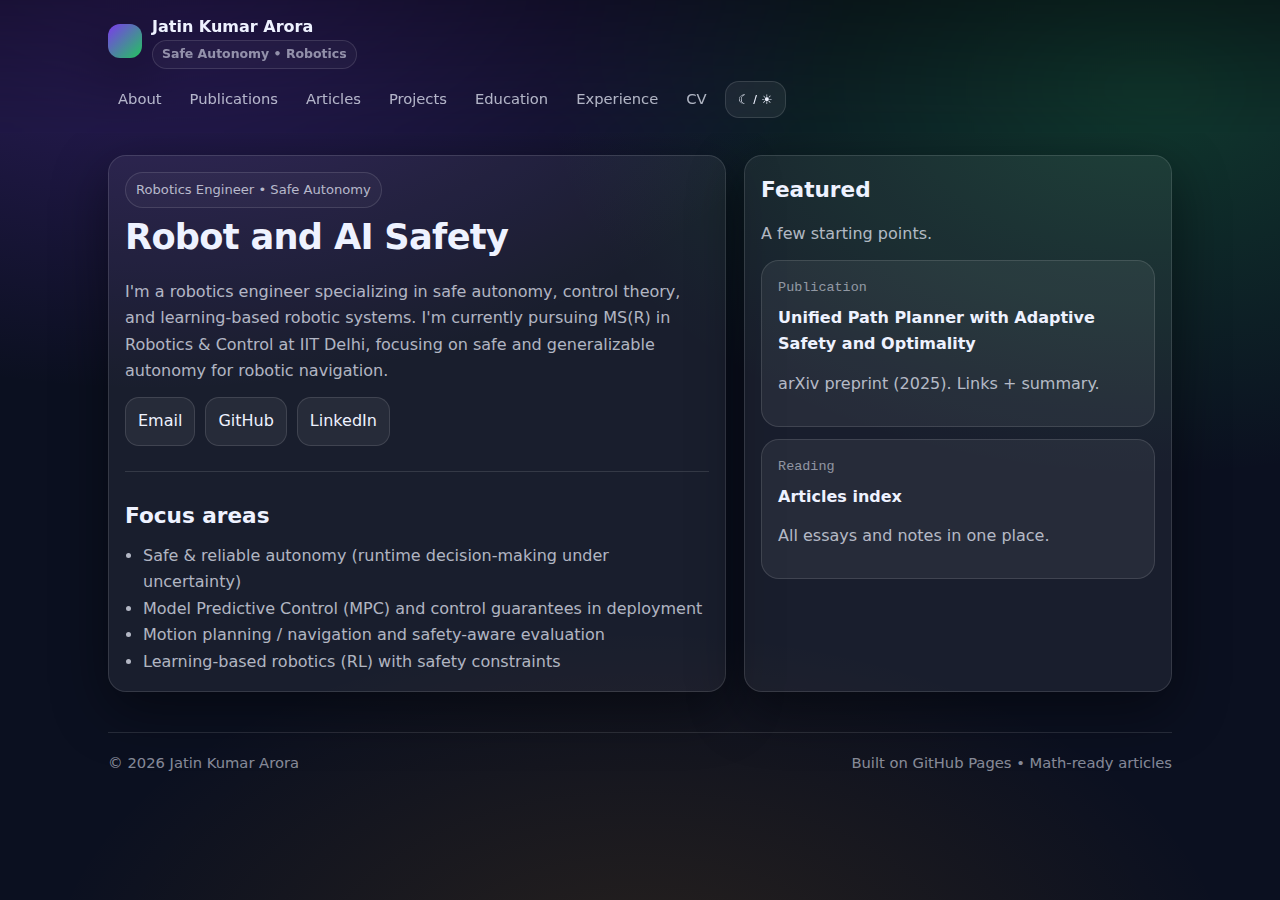
<file: index.html>
<!doctype html>
<html lang="en">
<head>
  <meta charset="utf-8"/>
  <meta name="viewport" content="width=device-width,initial-scale=1"/>
  <title>Jatin Kumar Arora — Robotics Safety</title>
  <meta name="description" content="Robotics engineer focused on safe autonomy, control, and learning based robotic systems."/>
  <link rel="stylesheet" href="assets/style.css"/>
  <script defer src="assets/main.js"></script>
</head>
<body>
  <div class="nav">
    <div class="nav-inner">
      <a class="brand" href="index.html">
        <div class="logo"></div>
        <div>
          <div>Jatin Kumar Arora</div>
          <div class="sub">Safe Autonomy • Robotics</div>
        </div>
      </a>
      <div class="menu">
        <a href="about.html" data-page="about.html">About</a>
        <a href="publications.html" data-page="publications.html">Publications</a>
        <a href="articles.html" data-page="articles.html">Articles</a>
      <a href="projects.html" data-page="projects.html">Projects</a>
        <a href="education.html" data-page="education.html">Education</a>
        <a href="experience.html" data-page="experience.html">Experience</a>
        <a href="cv.html" data-page="cv.html">CV</a>
        <button class="btn" onclick="toggleTheme()" title="Toggle theme">☾ / ☀</button>
      </div>
    </div>
  </div>

  <div class="container">
    <div class="grid">
      <!-- LEFT CARD -->
      <div class="card">
        <div class="badge">Robotics Engineer • Safe Autonomy</div>
        <h1 class="h1">Robot and AI Safety</h1>
        <p class="muted">
          I'm a robotics engineer specializing in safe autonomy, control theory, and learning-based robotic systems.
          I'm currently pursuing MS(R) in Robotics & Control at IIT Delhi, focusing on safe and generalizable autonomy for robotic navigation.
        </p>

        <div class="kv">
          <a class="btn" href="mailto:arorajatinkumar2000@gmail.com">Email</a>
          <a class="btn" href="https://github.com/jatinarora30" target="_blank" rel="noreferrer">GitHub</a>
          <a class="btn" href="https://www.linkedin.com/in/jatin-kumar-arora-26553b171" target="_blank" rel="noreferrer">LinkedIn</a>
        </div>

        <hr/>
        <h2 class="h2">Focus areas</h2>
        <ul class="list">
          <li>Safe & reliable autonomy (runtime decision-making under uncertainty)</li>
          <li>Model Predictive Control (MPC) and control guarantees in deployment</li>
          <li>Motion planning / navigation and safety-aware evaluation</li>
          <li>Learning-based robotics (RL) with safety constraints</li>
        </ul>
      </div>

      <div class="card">
        <h2 class="h2">Featured</h2>
        <p class="muted">A few starting points.</p>

        <div class="card" style="box-shadow:none; margin-top:12px">
          <div class="meta">Publication</div>
          <div style="font-weight:720; margin-top:6px">
            <a href="publications.html">Unified Path Planner with Adaptive Safety and Optimality</a>
          </div>
          <p class="muted">arXiv preprint (2025). Links + summary.</p>
        </div>

        <div class="card" style="box-shadow:none; margin-top:12px">
          <div class="meta">Reading</div>
          <div style="font-weight:720; margin-top:6px">
            <a href="articles.html">Articles index</a>
          </div>
          <p class="muted">All essays and notes in one place.</p>
        </div>
      </div>
    </div>

    <div class="footer">
      <div>© <span id="y"></span> Jatin Kumar Arora</div>
      <div class="muted2">Built on GitHub Pages • Math-ready articles</div>
    </div>
  </div>

  <script>
    document.getElementById("y").textContent = new Date().getFullYear();
  </script>
</body>
</html>
</file>
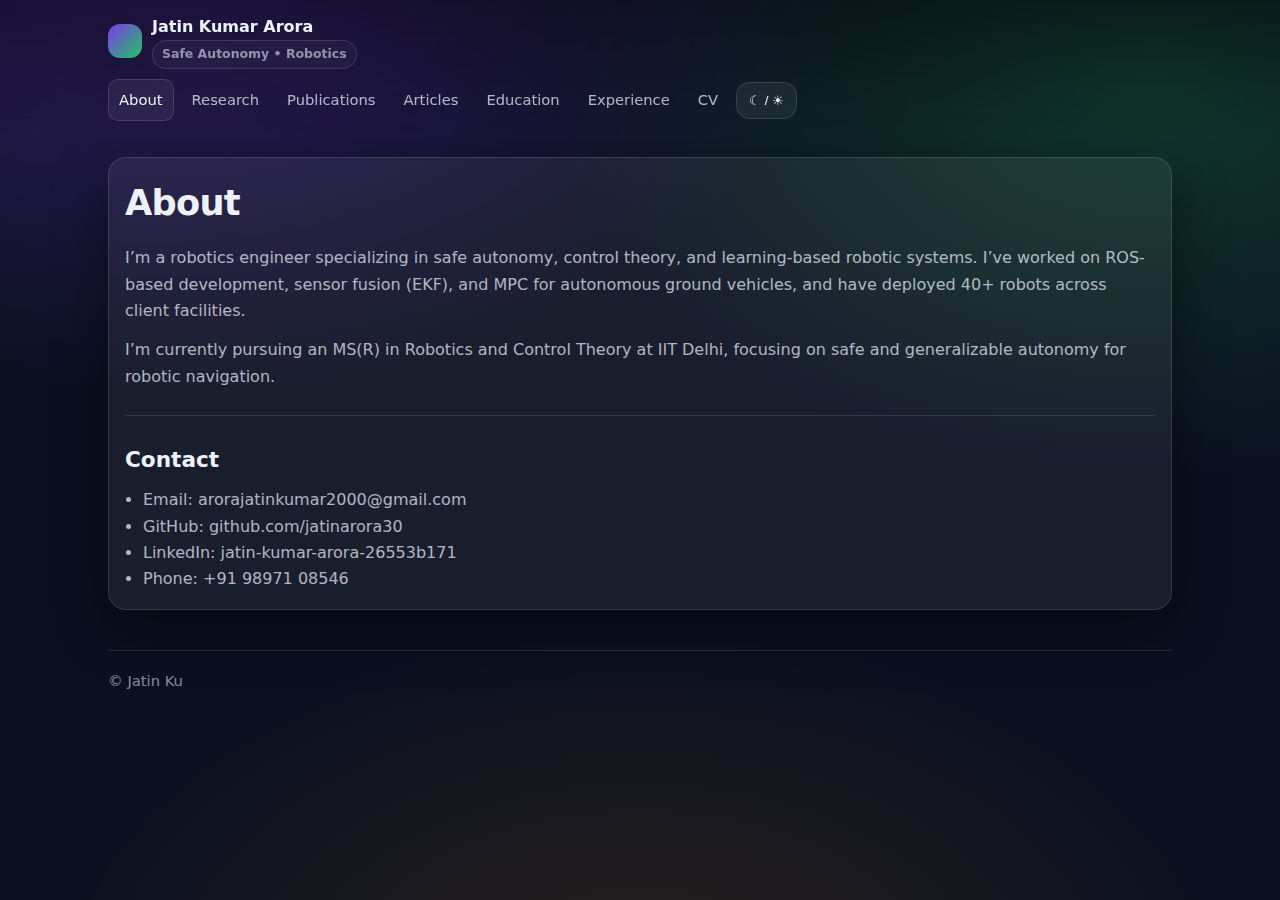
<file: about.html>
<!doctype html>
<html lang="en">
<head>
  <meta charset="utf-8"/>
  <meta name="viewport" content="width=device-width,initial-scale=1"/>
  <title>About — Jatin Kumar Arora</title>
  <link rel="stylesheet" href="assets/style.css"/>
  <script defer src="assets/main.js"></script>
</head>
<body>
  <div class="nav"><div class="nav-inner">
    <a class="brand" href="index.html"><div class="logo"></div><div><div>Jatin Kumar Arora</div><div class="sub">Safe Autonomy • Robotics</div></div></a>
    <div class="menu">
      <a href="about.html" data-page="about.html">About</a>
      <a href="research.html" data-page="research.html">Research</a>
      <a href="publications.html" data-page="publications.html">Publications</a>
      <a href="articles.html" data-page="articles.html">Articles</a>
      <a href="education.html" data-page="education.html">Education</a>
      <a href="experience.html" data-page="experience.html">Experience</a>
      <a href="cv.html" data-page="cv.html">CV</a>
      <button class="btn" onclick="toggleTheme()">☾ / ☀</button>
    </div>
  </div></div>

  <div class="container">
    <div class="card">
      <h1 class="h1">About</h1>
      <p class="muted">
        I’m a robotics engineer specializing in safe autonomy, control theory, and learning-based robotic systems.
        I’ve worked on ROS-based development, sensor fusion (EKF), and MPC for autonomous ground vehicles, and have
        deployed 40+ robots across client facilities.
      </p>
      <p class="muted">
        I’m currently pursuing an MS(R) in Robotics and Control Theory at IIT Delhi, focusing on safe and generalizable
        autonomy for robotic navigation.
      </p>
      <hr/>
      <h2 class="h2">Contact</h2>
      <ul class="list">
        <li>Email: <a href="mailto:arorajatinkumar2000@gmail.com">arorajatinkumar2000@gmail.com</a></li>
        <li>GitHub: <a href="https://github.com/jatinarora30" target="_blank" rel="noreferrer">github.com/jatinarora30</a></li>
        <li>LinkedIn: <a href="https://www.linkedin.com/in/jatin-kumar-arora-26553b171" target="_blank" rel="noreferrer">jatin-kumar-arora-26553b171</a></li>
        <li>Phone: +91 98971 08546</li>
      </ul>
    </div>

    <div class="footer">
      <div>© <span id="y"></span> Jatin Ku
</file>
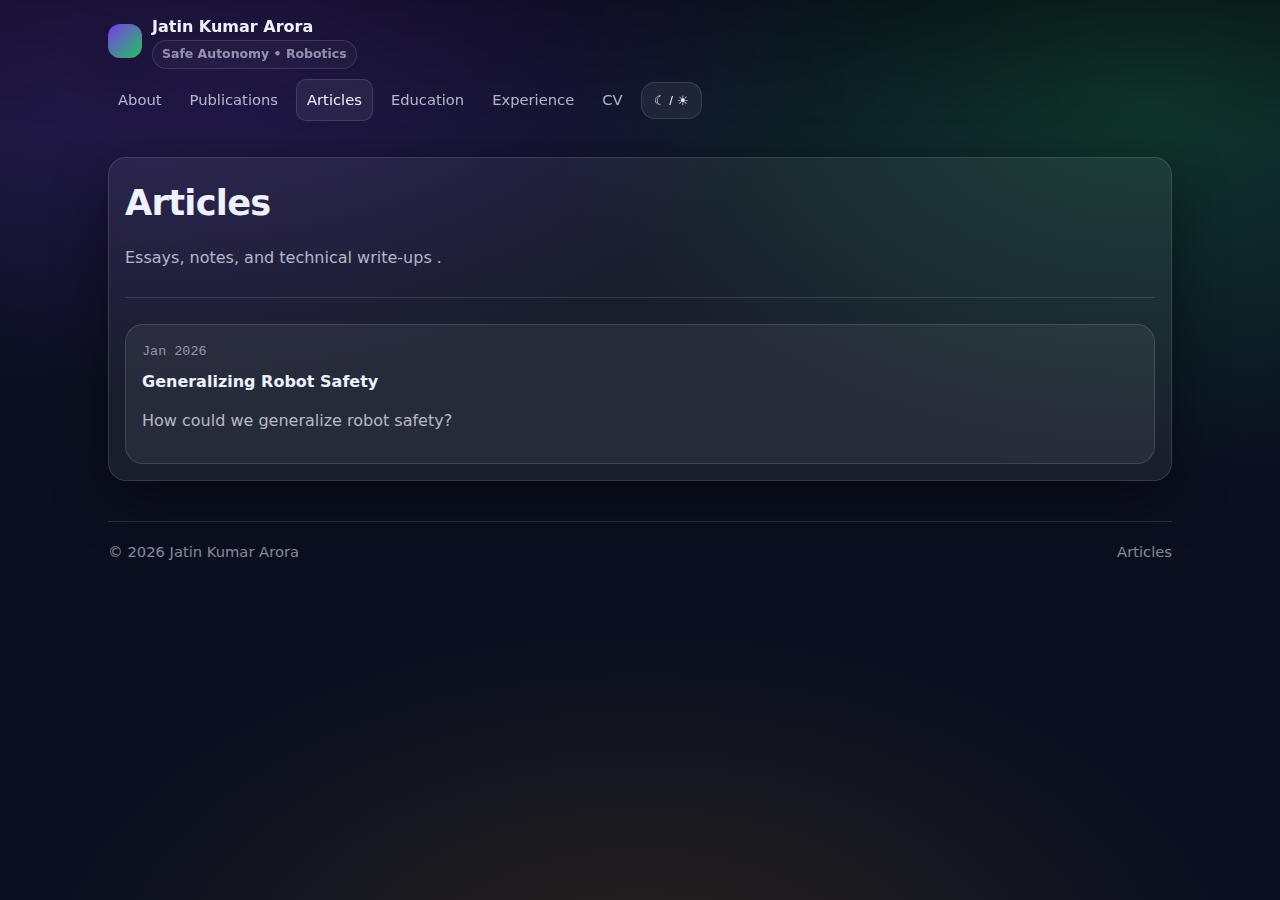
<file: articles.html>
<!doctype html>
<html lang="en">
<head>
  <meta charset="utf-8"/>
  <meta name="viewport" content="width=device-width,initial-scale=1"/>
  <title>Articles — Jatin Kumar Arora</title>
  <link rel="stylesheet" href="assets/style.css"/>
  <script defer src="assets/main.js"></script>
</head>
<body>
  <div class="nav"><div class="nav-inner">
    <a class="brand" href="index.html"><div class="logo"></div><div><div>Jatin Kumar Arora</div><div class="sub">Safe Autonomy • Robotics</div></div></a>
    <div class="menu">
      <a href="about.html" data-page="about.html">About</a>
      
      <a href="publications.html" data-page="publications.html">Publications</a>
      <a href="articles.html" data-page="articles.html">Articles</a>
      <a href="education.html" data-page="education.html">Education</a>
      <a href="experience.html" data-page="experience.html">Experience</a>
      <a href="cv.html" data-page="cv.html">CV</a>
      <button class="btn" onclick="toggleTheme()">☾ / ☀</button>
    </div>
  </div></div>

  <div class="container">
    <div class="card">
      <h1 class="h1">Articles</h1>
      <p class="muted">Essays, notes, and technical write-ups .</p>

      <hr/>
      <div class="card" style="box-shadow:none">
        <div class="meta">Jan 2026 </div>
        <div style="font-weight:780; margin-top:6px">
          <a href="articles/generalizing-safety.html">Generalizing Robot Safety</a>
        </div>
        <p class="muted">How could we generalize robot safety?</p>
      </div>

    </div>

    <div class="footer">
      <div>© <span id="y"></span> Jatin Kumar Arora</div>
      <div class="muted2">Articles</div>
    </div>
  </div>

  <script>document.getElementById("y").textContent=new Date().getFullYear();</script>
</body>
</html>
</file>
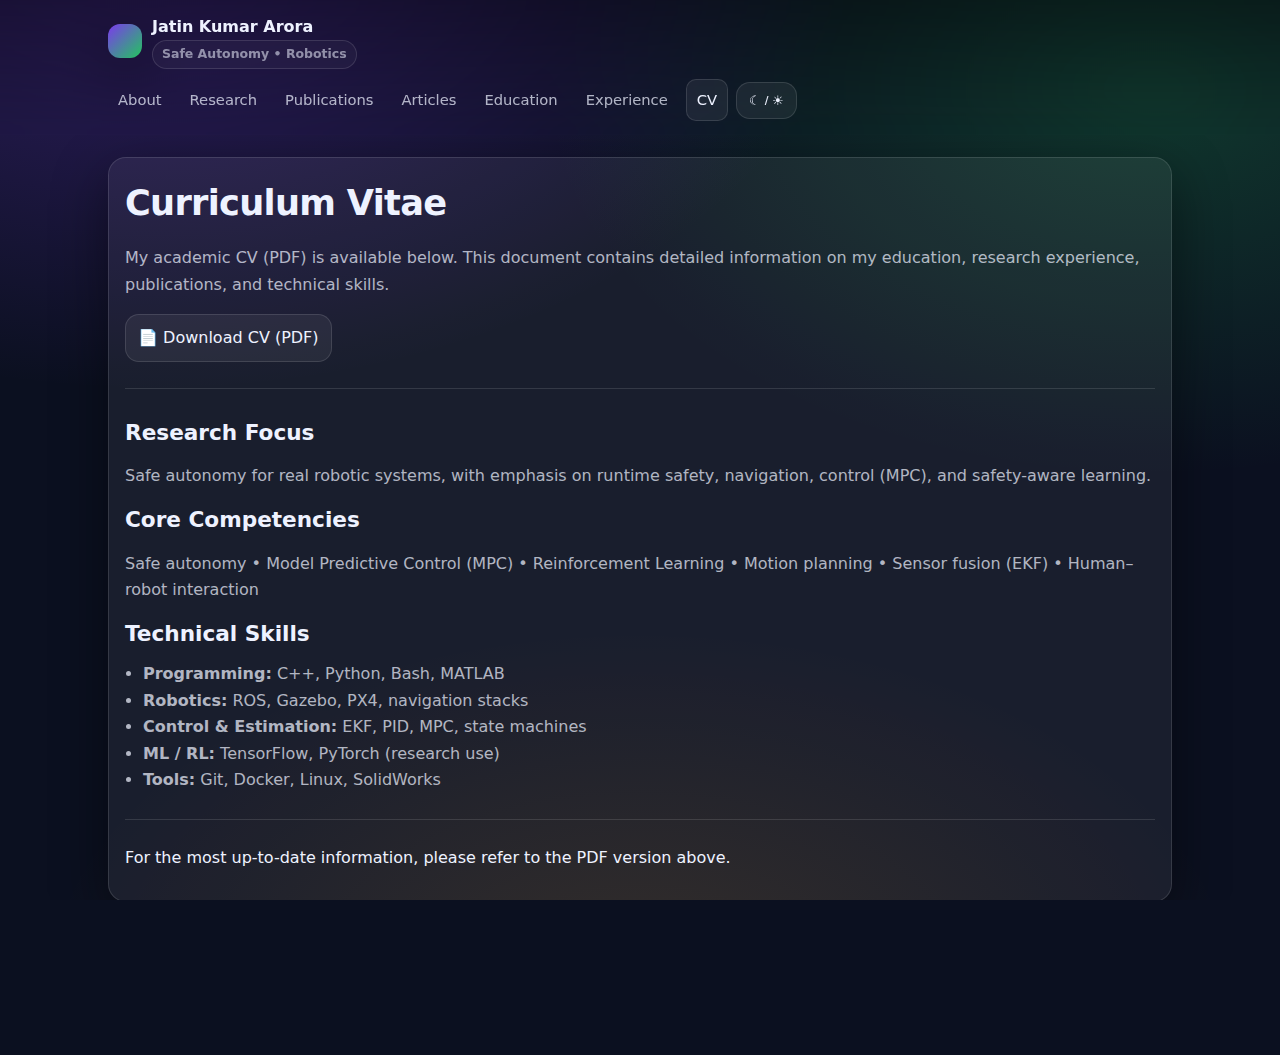
<file: cv.html>
<!doctype html>
<html lang="en">
<head>
  <meta charset="utf-8"/>
  <meta name="viewport" content="width=device-width,initial-scale=1"/>
  <title>CV — Jatin Kumar Arora</title>

  <!-- Styles -->
  <link rel="stylesheet" href="assets/style.css"/>

  <!-- JS (theme toggle + active nav) -->
  <script defer src="assets/main.js"></script>
</head>

<body>

  <!-- ================= NAVBAR ================= -->
  <div class="nav">
    <div class="nav-inner">
      <a class="brand" href="index.html">
        <div class="logo"></div>
        <div>
          <div>Jatin Kumar Arora</div>
          <div class="sub">Safe Autonomy • Robotics</div>
        </div>
      </a>

      <div class="menu">
        <a href="about.html" data-page="about.html">About</a>
        <a href="research.html" data-page="research.html">Research</a>
        <a href="publications.html" data-page="publications.html">Publications</a>
        <a href="articles.html" data-page="articles.html">Articles</a>
        <a href="education.html" data-page="education.html">Education</a>
        <a href="experience.html" data-page="experience.html">Experience</a>
        <a href="cv.html" data-page="cv.html">CV</a>
        <button class="btn" onclick="toggleTheme()" title="Toggle theme">☾ / ☀</button>
      </div>
    </div>
  </div>
  <!-- ========================================= -->

  <div class="container">

    <div class="card">
      <h1 class="h1">Curriculum Vitae</h1>

      <p class="muted">
        My academic CV (PDF) is available below.  
        This document contains detailed information on my education,
        research experience, publications, and technical skills.
      </p>

      <!-- ===== DOWNLOAD BUTTON ===== -->
      <div class="kv" style="margin-top:16px">
        <a class="btn"
           href="assets/Jatin_Kumar_Arora_CV.pdf"
           target="_blank"
           rel="noopener">
          📄 Download CV (PDF)
        </a>
      </div>

      <hr/>

      <!-- ===== QUICK SUMMARY ===== -->
      <h2 class="h2">Research Focus</h2>
      <p class="muted">
        Safe autonomy for real robotic systems, with emphasis on runtime safety,
        navigation, control (MPC), and safety-aware learning.
      </p>

      <h2 class="h2">Core Competencies</h2>
      <p class="muted">
        Safe autonomy • Model Predictive Control (MPC) • Reinforcement Learning •
        Motion planning • Sensor fusion (EKF) • Human–robot interaction
      </p>

      <h2 class="h2">Technical Skills</h2>
      <ul class="list">
        <li><b>Programming:</b> C++, Python, Bash, MATLAB</li>
        <li><b>Robotics:</b> ROS, Gazebo, PX4, navigation stacks</li>
        <li><b>Control & Estimation:</b> EKF, PID, MPC, state machines</li>
        <li><b>ML / RL:</b> TensorFlow, PyTorch (research use)</li>
        <li><b>Tools:</b> Git, Docker, Linux, SolidWorks</li>
      </ul>

      <hr/>

      <p class="muted2">
        For the most up-to-date information, please refer to the PDF version above.
      </p>
    </div>

    <!-- ================= FOOTER ================= -->
    <div class="footer">
      <div>© <span id="y"></span> Jatin Kumar Arora</div>
      <div class="muted2">Curriculum Vitae</div>
    </div>
    <!-- ========================================= -->

  </div>

  <script>
    document.getElementById("y").textContent = new Date().getFullYear();
  </script>

</body>
</html>
</file>
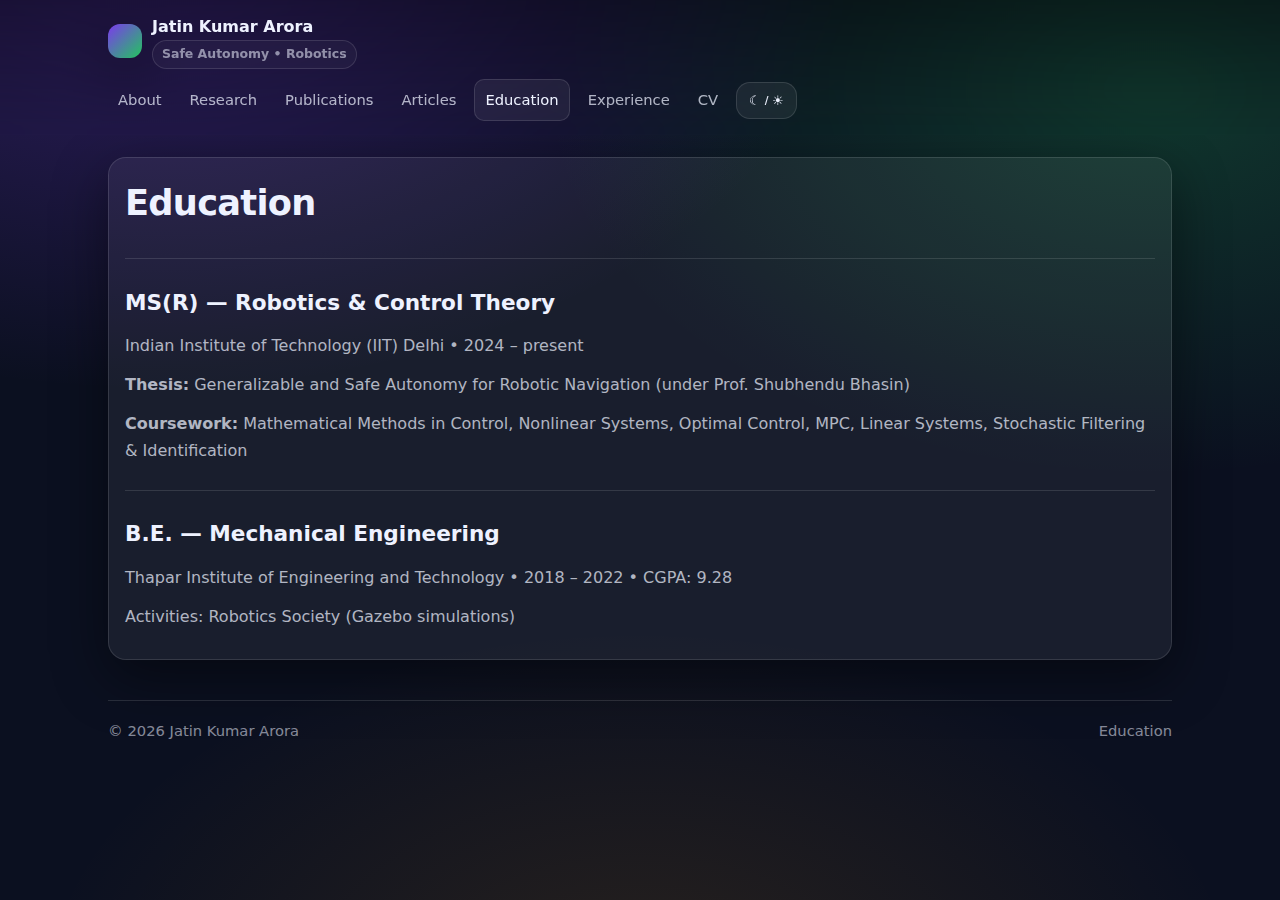
<file: education.html>
<!doctype html>
<html lang="en">
<head>
  <meta charset="utf-8"/>
  <meta name="viewport" content="width=device-width,initial-scale=1"/>
  <title>Education — Jatin Kumar Arora</title>
  <link rel="stylesheet" href="assets/style.css"/>
  <script defer src="assets/main.js"></script>
</head>
<body>
  <div class="nav"><div class="nav-inner">
    <a class="brand" href="index.html"><div class="logo"></div><div><div>Jatin Kumar Arora</div><div class="sub">Safe Autonomy • Robotics</div></div></a>
    <div class="menu">
      <a href="about.html" data-page="about.html">About</a>
      <a href="research.html" data-page="research.html">Research</a>
      <a href="publications.html" data-page="publications.html">Publications</a>
      <a href="articles.html" data-page="articles.html">Articles</a>
      <a href="education.html" data-page="education.html">Education</a>
      <a href="experience.html" data-page="experience.html">Experience</a>
      <a href="cv.html" data-page="cv.html">CV</a>
      <button class="btn" onclick="toggleTheme()">☾ / ☀</button>
    </div>
  </div></div>

  <div class="container">
    <div class="card">
      <h1 class="h1">Education</h1>

      <hr/>
      <h2 class="h2">MS(R) — Robotics & Control Theory</h2>
      <p class="muted">Indian Institute of Technology (IIT) Delhi • 2024 – present</p>
      <p class="muted"><b>Thesis:</b> Generalizable and Safe Autonomy for Robotic Navigation (under Prof. Shubhendu Bhasin)</p>
      <p class="muted"><b>Coursework:</b> Mathematical Methods in Control, Nonlinear Systems, Optimal Control, MPC, Linear Systems, Stochastic Filtering & Identification</p>

      <hr/>
      <h2 class="h2">B.E. — Mechanical Engineering</h2>
      <p class="muted">Thapar Institute of Engineering and Technology • 2018 – 2022 • CGPA: 9.28</p>
      <p class="muted">Activities: Robotics Society (Gazebo simulations)</p>
    </div>

    <div class="footer">
      <div>© <span id="y"></span> Jatin Kumar Arora</div>
      <div class="muted2">Education</div>
    </div>
  </div>

  <script>document.getElementById("y").textContent=new Date().getFullYear();</script>
</body>
</html>
</file>
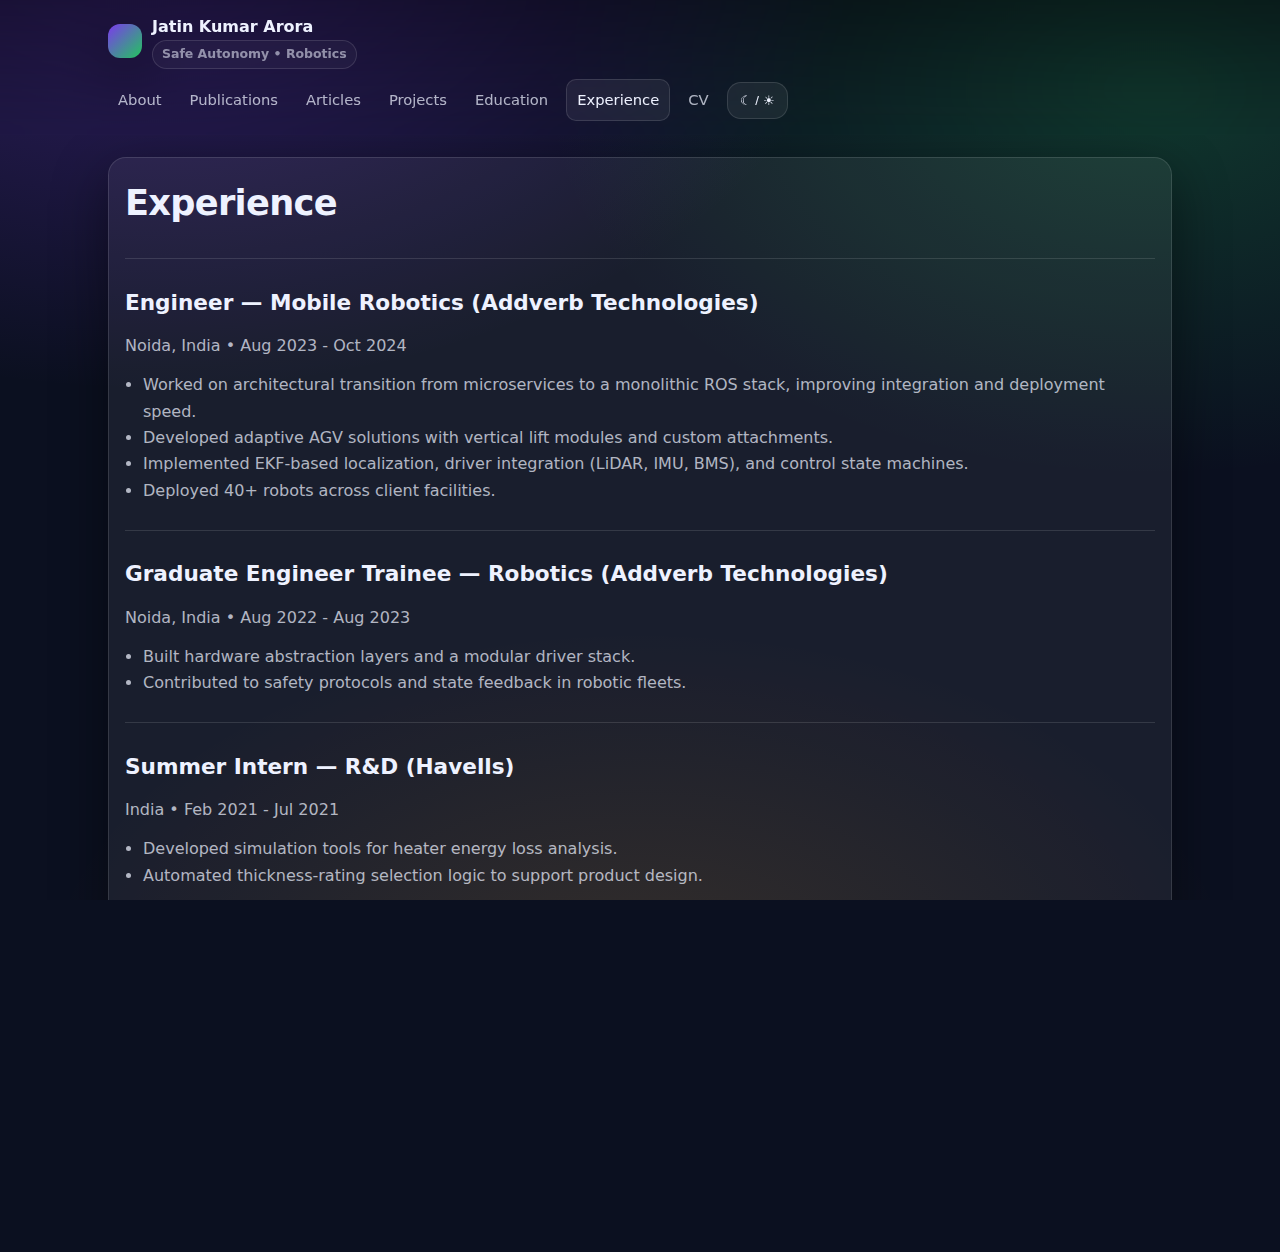
<file: experience.html>
<!doctype html>
<html lang="en">
<head>
  <meta charset="utf-8"/>
  <meta name="viewport" content="width=device-width,initial-scale=1"/>
  <title>Experience — Jatin Kumar Arora</title>
  <link rel="stylesheet" href="assets/style.css"/>
  <script defer src="assets/main.js"></script>
</head>
<body>
  <div class="nav"><div class="nav-inner">
    <a class="brand" href="index.html"><div class="logo"></div><div><div>Jatin Kumar Arora</div><div class="sub">Safe Autonomy • Robotics</div></div></a>
    <div class="menu">
      <a href="about.html" data-page="about.html">About</a>
      
      <a href="publications.html" data-page="publications.html">Publications</a>
      <a href="articles.html" data-page="articles.html">Articles</a>
      <a href="projects.html" data-page="projects.html">Projects</a>
      <a href="education.html" data-page="education.html">Education</a>
      <a href="experience.html" data-page="experience.html">Experience</a>
      <a href="cv.html" data-page="cv.html">CV</a>
      <button class="btn" onclick="toggleTheme()">☾ / ☀</button>
    </div>
  </div></div>

  <div class="container">
    <div class="card">
      <h1 class="h1">Experience</h1>

      <hr/>
      <h2 class="h2">Engineer — Mobile Robotics (Addverb Technologies)</h2>
      <p class="muted">Noida, India • Aug 2023 - Oct 2024</p>
      <ul class="list">
        <li>Worked on architectural transition from microservices to a monolithic ROS stack, improving integration and deployment speed.</li>
        <li>Developed adaptive AGV solutions with vertical lift modules and custom attachments.</li>
        <li>Implemented EKF-based localization, driver integration (LiDAR, IMU, BMS), and control state machines.</li>
        <li>Deployed 40+ robots across client facilities.</li>
      </ul>

      <hr/>
      <h2 class="h2">Graduate Engineer Trainee — Robotics (Addverb Technologies)</h2>
      <p class="muted">Noida, India • Aug 2022 - Aug 2023</p>
      <ul class="list">
        <li>Built hardware abstraction layers and a modular driver stack.</li>
        <li>Contributed to safety protocols and state feedback in robotic fleets.</li>
      </ul>

      <hr/>
      <h2 class="h2">Summer Intern — R&D (Havells)</h2>
      <p class="muted">India • Feb 2021 - Jul 2021</p>
      <ul class="list">
        <li>Developed simulation tools for heater energy loss analysis.</li>
        <li>Automated thickness-rating selection logic to support product design.</li>
      </ul>

      <hr/>
      <h2 class="h2">Simulation Intern (Breathe Digital)</h2>
      <p class="muted">India • Dec 2020 - Jan 2021</p>
      <ul class="list">
        <li>Built SITL drone models with Gazebo and PX4.</li>
        <li>Verified control algorithms against simulated CAD drones (SolidWorks).</li>
      </ul>
    </div>

    <div class="footer">
      <div>© <span id="y"></span> Jatin Kumar Arora</div>
      <div class="muted2">Experience</div>
    </div>
  </div>

  <script>document.getElementById("y").textContent=new Date().getFullYear();</script>
</body>
</html>
</file>
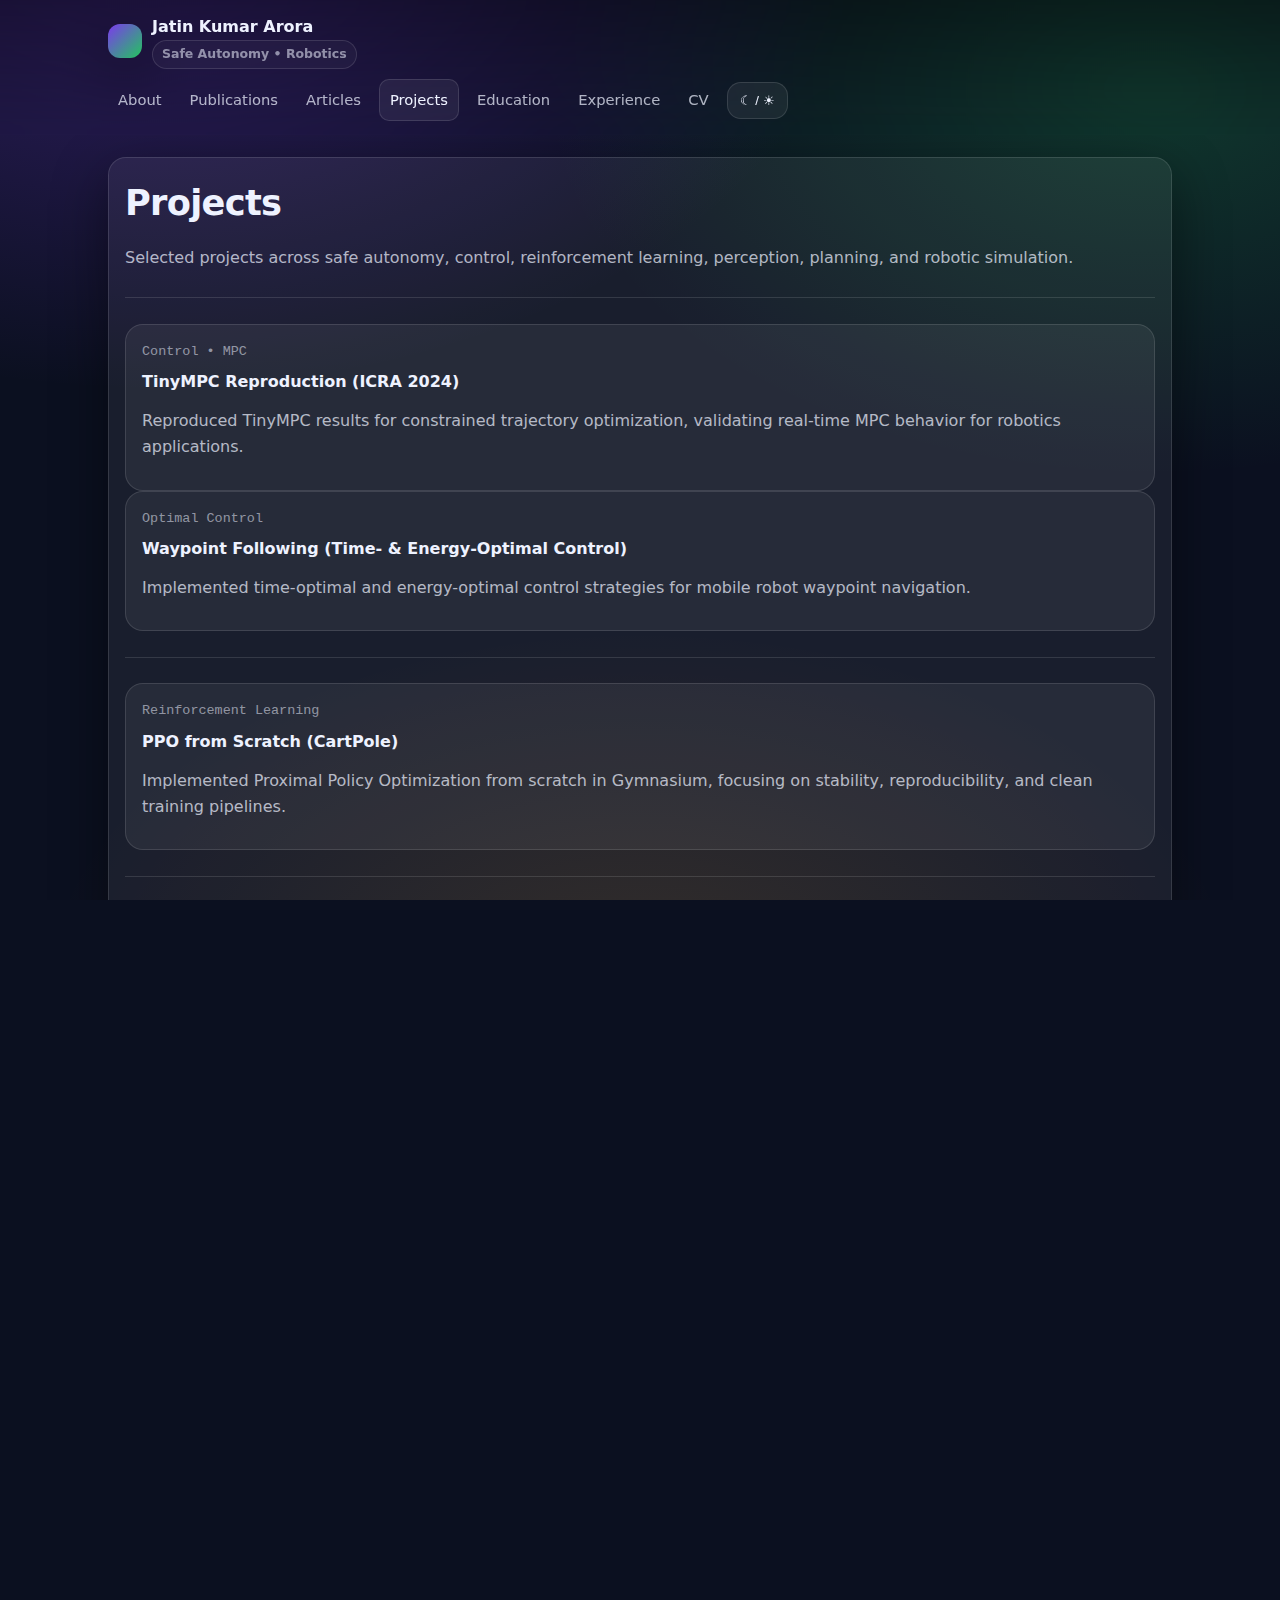
<file: projects.html>
<!doctype html>
<html lang="en">
<head>
  <meta charset="utf-8"/>
  <meta name="viewport" content="width=device-width,initial-scale=1"/>
  <title>Projects — Jatin Kumar Arora</title>
  <link rel="stylesheet" href="assets/style.css"/>
  <script defer src="assets/main.js"></script>
</head>
<body>
  <div class="nav"><div class="nav-inner">
    <a class="brand" href="index.html">
      <div class="logo"></div>
      <div>
        <div>Jatin Kumar Arora</div>
        <div class="sub">Safe Autonomy • Robotics</div>
      </div>
    </a>
    <div class="menu">
      <a href="about.html" data-page="about.html">About</a>
      <a href="publications.html" data-page="publications.html">Publications</a>
      <a href="articles.html" data-page="articles.html">Articles</a>
      <a href="projects.html" data-page="projects.html">Projects</a>
      <a href="education.html" data-page="education.html">Education</a>
      <a href="experience.html" data-page="experience.html">Experience</a>
      <a href="cv.html" data-page="cv.html">CV</a>
      <button class="btn" onclick="toggleTheme()">☾ / ☀</button>
    </div>
  </div></div>

  <div class="container">
    <div class="card">
      <h1 class="h1">Projects</h1>
      <p class="muted">
        Selected projects across safe autonomy, control, reinforcement learning,
        perception, planning, and robotic simulation.
      </p>

      <hr/>

      <!-- Control & MPC -->
      <div class="card" style="box-shadow:none">
        <div class="meta">Control • MPC</div>
        <div style="font-weight:780; margin-top:6px">
          TinyMPC Reproduction (ICRA 2024)
        </div>
        <p class="muted">
          Reproduced TinyMPC results for constrained trajectory optimization,
          validating real-time MPC behavior for robotics applications.
        </p>
      </div>

      <div class="card" style="box-shadow:none">
        <div class="meta">Optimal Control</div>
        <div style="font-weight:780; margin-top:6px">
          Waypoint Following (Time- & Energy-Optimal Control)
        </div>
        <p class="muted">
          Implemented time-optimal and energy-optimal control strategies
          for mobile robot waypoint navigation.
        </p>
      </div>

      <hr/>

      <!-- Reinforcement Learning -->
      <div class="card" style="box-shadow:none">
        <div class="meta">Reinforcement Learning</div>
        <div style="font-weight:780; margin-top:6px">
          PPO from Scratch (CartPole)
        </div>
        <p class="muted">
          Implemented Proximal Policy Optimization from scratch in Gymnasium,
          focusing on stability, reproducibility, and clean training pipelines.
        </p>
      </div>

      <hr/>

      <!-- Perception -->
      <div class="card" style="box-shadow:none">
        <div class="meta">Perception • Vision Transformers</div>
        <div style="font-weight:780; margin-top:6px">
          SegFormer Image Segmentation
        </div>
        <p class="muted">
          Built an image segmentation pipeline using SegFormer-based
          vision transformers.
        </p>
      </div>

      <div class="card" style="box-shadow:none">
        <div class="meta">Perception • Depth Estimation</div>
        <div style="font-weight:780; margin-top:6px">
          Monocular Depth Estimation
        </div>
        <p class="muted">
          Implemented a deep learning model for estimating object depth
          from monocular RGB images.
        </p>
      </div>

      <hr/>

      <!-- ROS & Simulation -->
      <div class="card" style="box-shadow:none">
        <div class="meta">ROS • Simulation</div>
        <div style="font-weight:780; margin-top:6px">
          Differential Drive Robot in Gazebo
        </div>
        <p class="muted">
          Simulated a differential-drive robot with camera and PCL sensors,
          integrating perception, navigation, and localization.
        </p>
      </div>

      <div class="card" style="box-shadow:none">
        <div class="meta">ROS • Simulation</div>
        <div style="font-weight:780; margin-top:6px">
          “Catch Me If You Can” (turtlesim)
        </div>
        <p class="muted">
          Designed a turtlesim-based game where agents chase a player,
          controlled via keyboard teleoperation.
        </p>
      </div>

      <hr/>

      <!-- Planning & Systems -->
      <div class="card" style="box-shadow:none">
        <div class="meta">Path Planning</div>
        <div style="font-weight:780; margin-top:6px">
          A* Path Planning with OpenStreetMap
        </div>
        <p class="muted">
          Implemented shortest-path planning using A* on real-world
          OpenStreetMap data.
        </p>
      </div>

      <div class="card" style="box-shadow:none">
        <div class="meta">Systems Programming</div>
        <div style="font-weight:780; margin-top:6px">
          Linux System Monitor (C++)
        </div>
        <p class="muted">
          Built an htop-style system monitor by parsing /proc for
          process, CPU, and memory statistics.
        </p>
      </div>

    </div>

    <div class="footer">
      <div>© <span id="y"></span> Jatin Kumar Arora</div>
      <div class="muted2">Projects</div>
    </div>
  </div>

  <script>
    document.getElementById("y").textContent = new Date().getFullYear();
  </script>
</body>
</html>
</file>
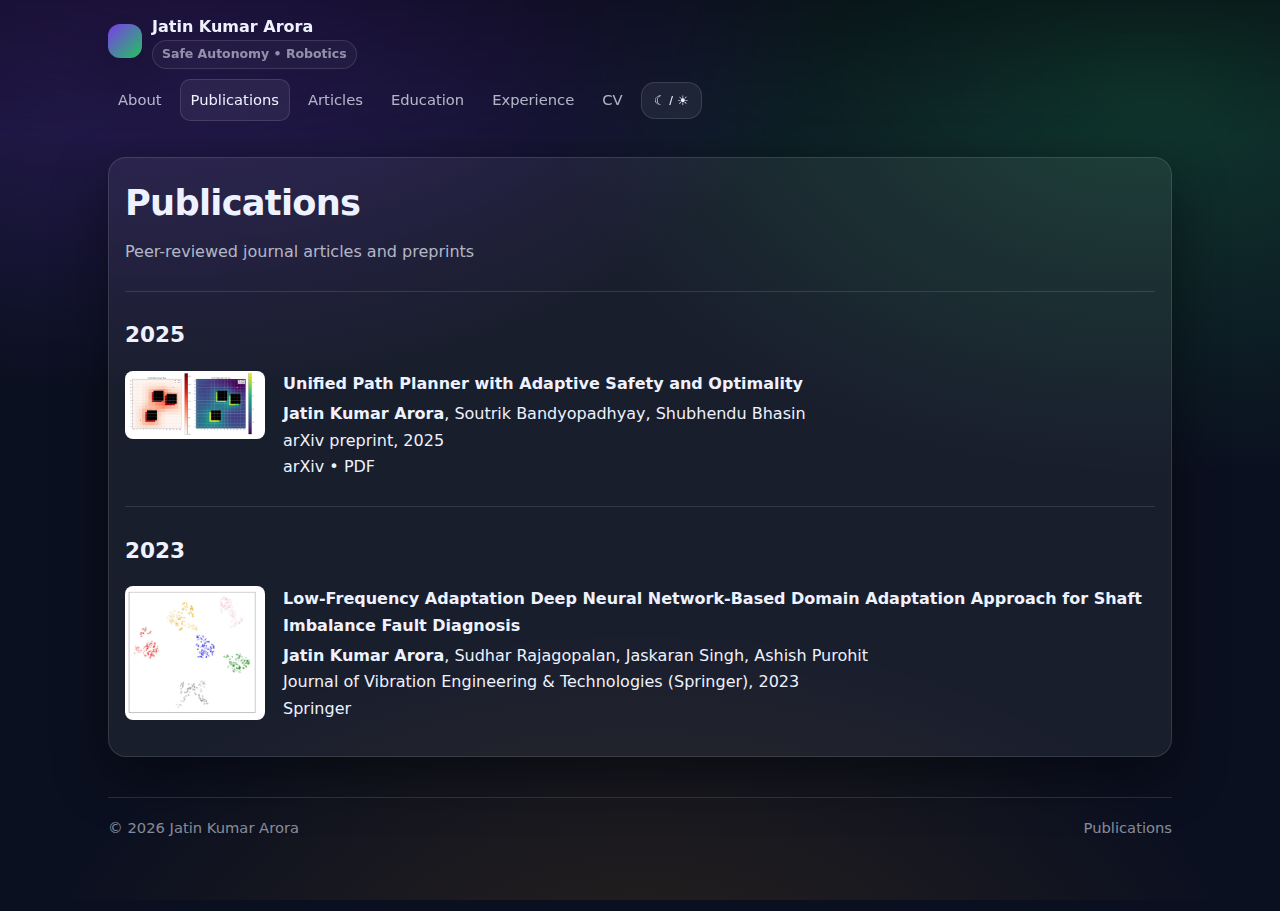
<file: publications.html>
<!doctype html>
<html lang="en">
<head>
  <meta charset="utf-8"/>
  <meta name="viewport" content="width=device-width,initial-scale=1"/>
  <title>Publications — Jatin Kumar Arora</title>
  <link rel="stylesheet" href="assets/style.css"/>
  <script defer src="assets/main.js"></script>
</head>

<body>
  <!-- NAVBAR -->
  <div class="nav">
    <div class="nav-inner">
      <a class="brand" href="index.html">
        <div class="logo"></div>
        <div>
          <div>Jatin Kumar Arora</div>
          <div class="sub">Safe Autonomy • Robotics</div>
        </div>
      </a>

      <div class="menu">
        <a href="about.html">About</a>
        <a class="active" href="publications.html">Publications</a>
        <a href="articles.html">Articles</a>
        <a href="education.html">Education</a>
        <a href="experience.html">Experience</a>
        <a href="cv.html">CV</a>
        <button class="btn" onclick="toggleTheme()">☾ / ☀</button>
      </div>
    </div>
  </div>

  <!-- CONTENT -->
  <div class="container">

    <div class="card">
      <h1 class="h1">Publications</h1>
      <div class="muted">
        Peer-reviewed journal articles and preprints
      </div>

      <hr/>

      <!-- ===================== 2025 ===================== -->
      <h2 class="h2">2025</h2>

      <div class="pub">
        <img src="assets/pubs/upp.png" alt="Unified Path Planner paper figure"/>

        <div class="pub-content">
          <div class="pub-title">
            Unified Path Planner with Adaptive Safety and Optimality
          </div>

          <div class="pub-authors">
            <strong>Jatin Kumar Arora</strong>, Soutrik Bandyopadhyay, Shubhendu Bhasin
          </div>

          <div class="pub-venue">
            arXiv preprint, 2025
          </div>

          <div class="pub-links">
            <a href="https://arxiv.org/abs/2505.23197" target="_blank">arXiv</a>
            <span>•</span>
            <a href="#" target="_blank">PDF</a>
          </div>
        </div>
      </div>

      <hr/>

      <!-- ===================== 2023 ===================== -->
      <h2 class="h2">2023</h2>

      <div class="pub">
        <img src="assets/pubs/lfa.png" alt="Shaft imbalance fault diagnosis paper"/>

        <div class="pub-content">
          <div class="pub-title">
            Low-Frequency Adaptation Deep Neural Network-Based Domain Adaptation
            Approach for Shaft Imbalance Fault Diagnosis
          </div>

          <div class="pub-authors">
            <strong>Jatin Kumar Arora</strong>, Sudhar Rajagopalan,
            Jaskaran Singh, Ashish Purohit
          </div>

          <div class="pub-venue">
            Journal of Vibration Engineering & Technologies (Springer), 2023
          </div>

          <div class="pub-links">
            <a href="https://link.springer.com/article/10.1007/s42417-022-00848-7" target="_blank">
              Springer
            </a>
          </div>
        </div>
      </div>

    </div>

    <!-- FOOTER -->
    <div class="footer">
      <div>© <span id="y"></span> Jatin Kumar Arora</div>
      <div class="muted2">Publications</div>
    </div>

  </div>

  <script>
    document.getElementById("y").textContent = new Date().getFullYear();
  </script>
</body>
</html>
</file>
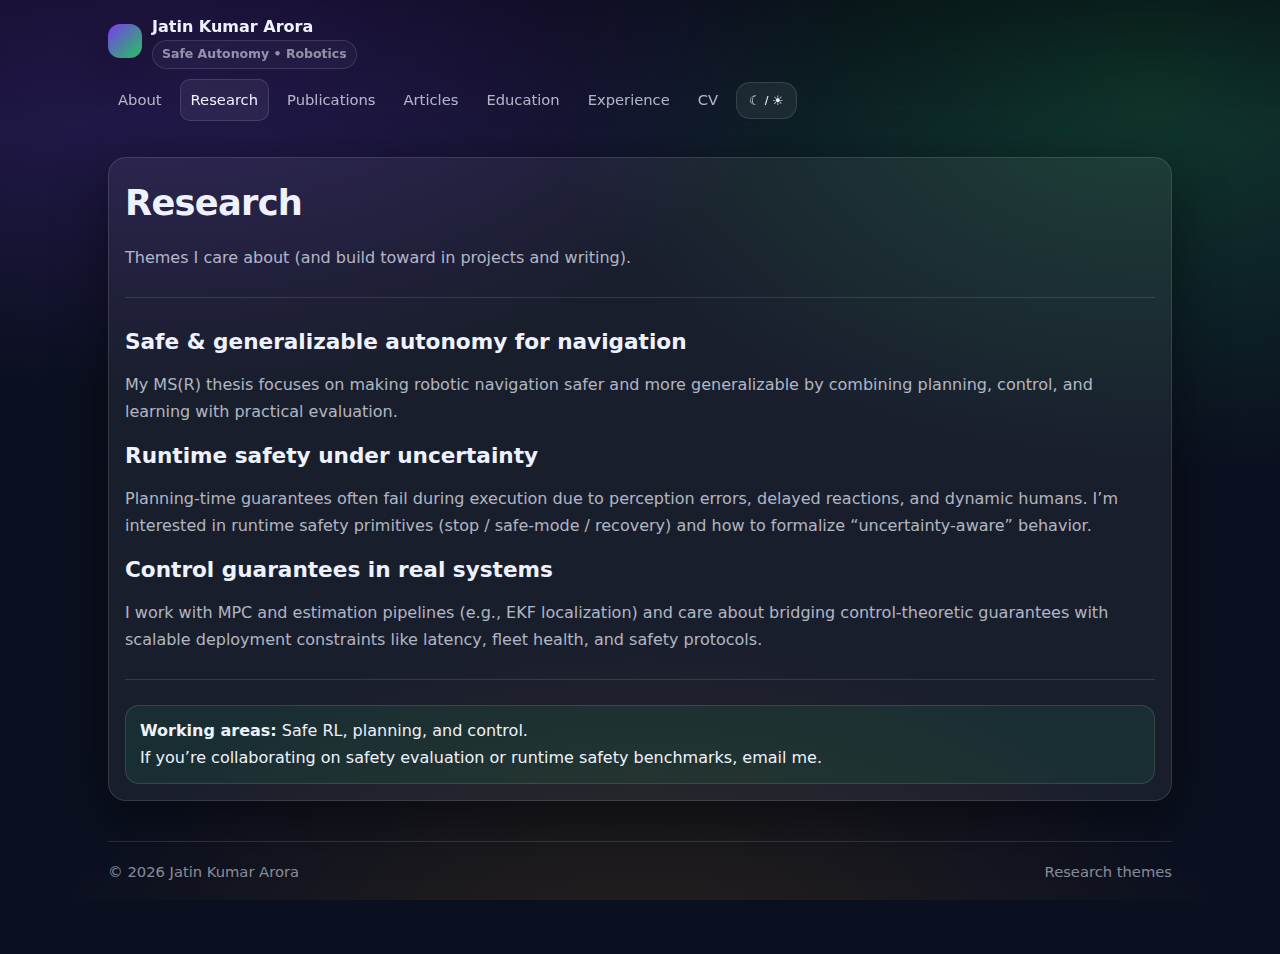
<file: research.html>
<!doctype html>
<html lang="en">
<head>
  <meta charset="utf-8"/>
  <meta name="viewport" content="width=device-width,initial-scale=1"/>
  <title>Research — Jatin Kumar Arora</title>
  <link rel="stylesheet" href="assets/style.css"/>
  <script defer src="assets/main.js"></script>
</head>
<body>
  <div class="nav"><div class="nav-inner">
    <a class="brand" href="index.html"><div class="logo"></div><div><div>Jatin Kumar Arora</div><div class="sub">Safe Autonomy • Robotics</div></div></a>
    <div class="menu">
      <a href="about.html" data-page="about.html">About</a>
      <a href="research.html" data-page="research.html">Research</a>
      <a href="publications.html" data-page="publications.html">Publications</a>
      <a href="articles.html" data-page="articles.html">Articles</a>
      <a href="education.html" data-page="education.html">Education</a>
      <a href="experience.html" data-page="experience.html">Experience</a>
      <a href="cv.html" data-page="cv.html">CV</a>
      <button class="btn" onclick="toggleTheme()">☾ / ☀</button>
    </div>
  </div></div>

  <div class="container">
    <div class="card">
      <h1 class="h1">Research</h1>
      <p class="muted">Themes I care about (and build toward in projects and writing).</p>

      <hr/>
      <h2 class="h2">Safe & generalizable autonomy for navigation</h2>
      <p class="muted">
        My MS(R) thesis focuses on making robotic navigation safer and more generalizable by combining planning,
        control, and learning with practical evaluation.
      </p>

      <h2 class="h2">Runtime safety under uncertainty</h2>
      <p class="muted">
        Planning-time guarantees often fail during execution due to perception errors, delayed reactions, and dynamic humans.
        I’m interested in runtime safety primitives (stop / safe-mode / recovery) and how to formalize “uncertainty-aware” behavior.
      </p>

      <h2 class="h2">Control guarantees in real systems</h2>
      <p class="muted">
        I work with MPC and estimation pipelines (e.g., EKF localization) and care about bridging control-theoretic guarantees
        with scalable deployment constraints like latency, fleet health, and safety protocols.
      </p>

      <hr/>
      <div class="callout">
        <b>Working areas:</b> Safe RL, planning, and control.<br/>
        <span class="muted2">If you’re collaborating on safety evaluation or runtime safety benchmarks, email me.</span>
      </div>
    </div>

    <div class="footer">
      <div>© <span id="y"></span> Jatin Kumar Arora</div>
      <div class="muted2">Research themes</div>
    </div>
  </div>

  <script>document.getElementById("y").textContent=new Date().getFullYear();</script>
</body>
</html>
</file>
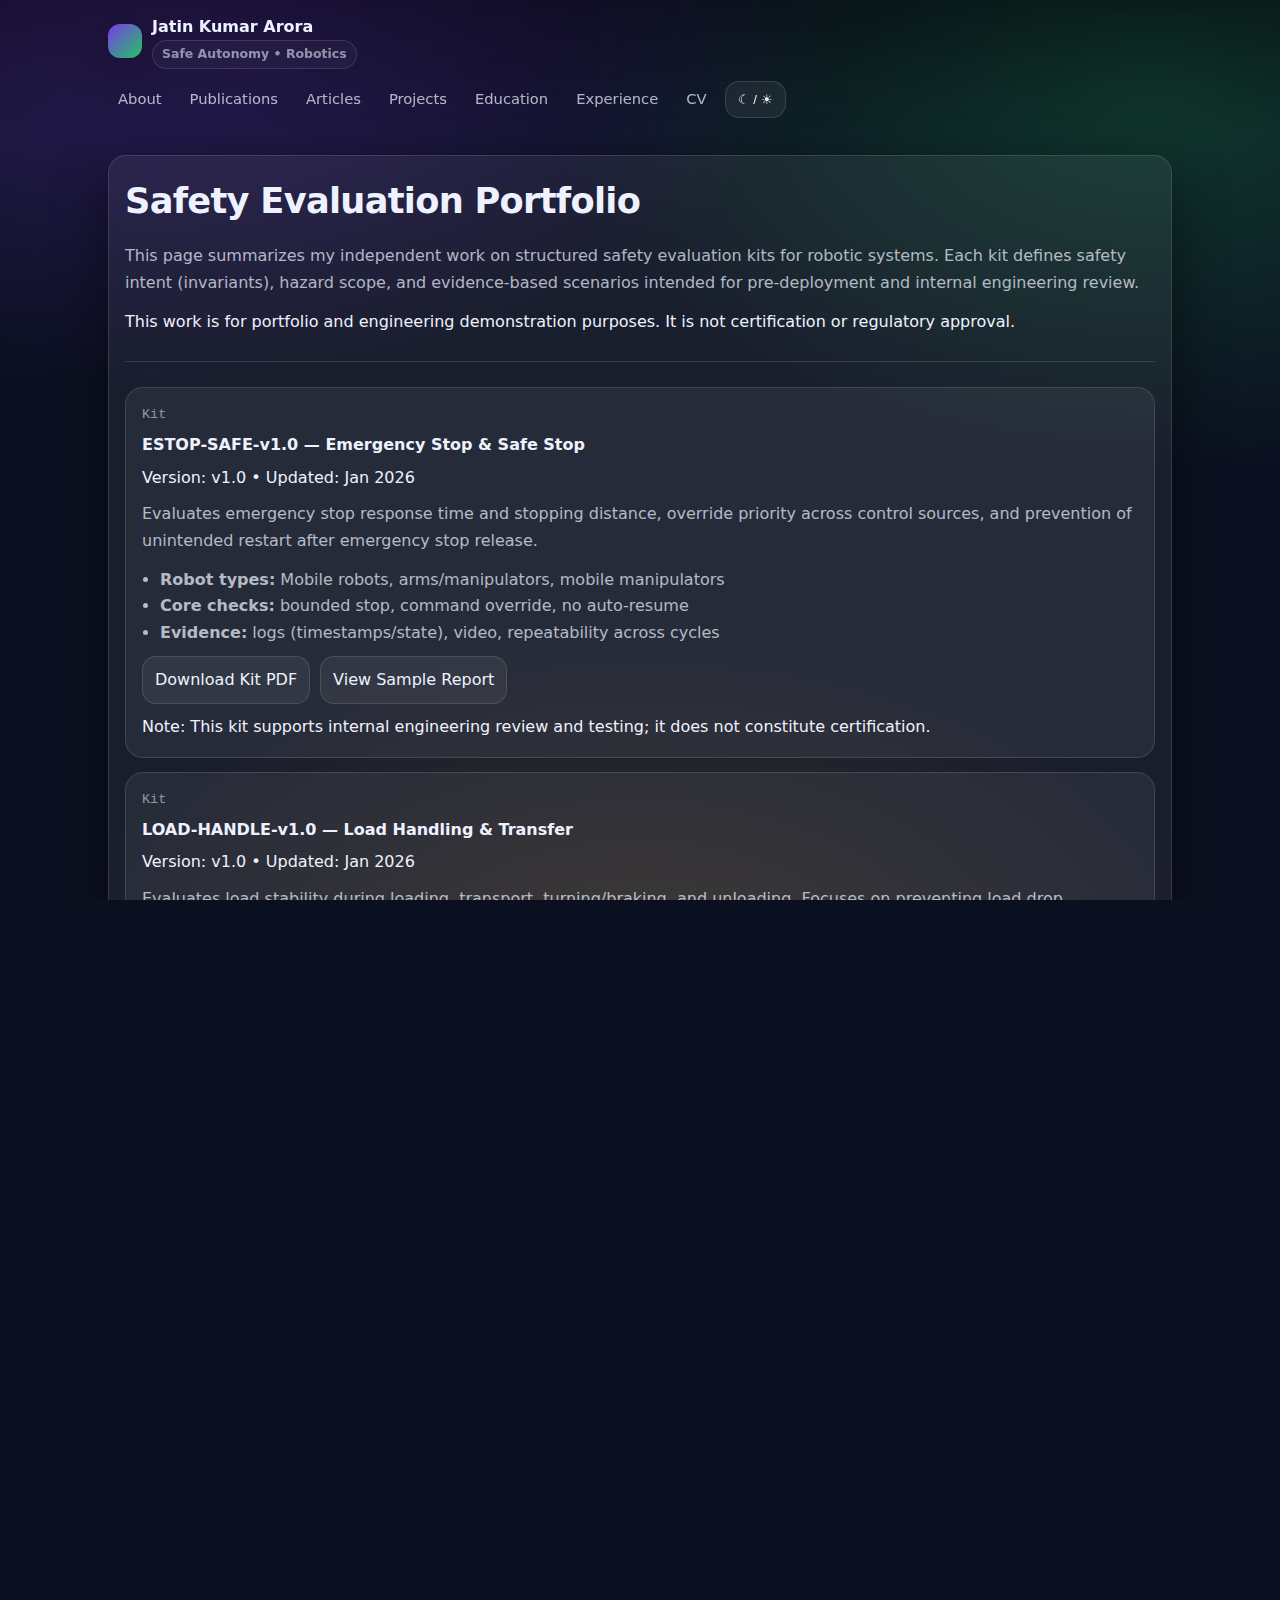
<file: safety-portfolio.html>
<!doctype html>
<html lang="en">
<head>
  <meta charset="utf-8"/>
  <meta name="viewport" content="width=device-width,initial-scale=1"/>
  <title>Safety Evaluation Portfolio — Jatin Kumar Arora</title>

  <meta name="description"
        content="Independent safety evaluation work: Emergency Stop & Safe Stop, and Load Handling." />

  <link rel="stylesheet" href="assets/style.css"/>
  <script defer src="assets/main.js"></script>
</head>

<body>

  <div class="nav">
    <div class="nav-inner">
      <a class="brand" href="index.html">
        <div class="logo"></div>
        <div>
          <div>Jatin Kumar Arora</div>
          <div class="sub">Safe Autonomy • Robotics</div>
        </div>
      </a>

      <div class="menu">
        <a href="about.html" data-page="about.html">About</a>
        <a href="publications.html" data-page="publications.html">Publications</a>
        <a href="articles.html" data-page="articles.html">Articles</a>
        <a href="projects.html" data-page="projects.html">Projects</a>
        <a href="education.html" data-page="education.html">Education</a>
        <a href="experience.html" data-page="experience.html">Experience</a>
        <a href="cv.html" data-page="cv.html">CV</a>
        <button class="btn" onclick="toggleTheme()" title="Toggle theme">☾ / ☀</button>
      </div>
    </div>
  </div>

  <div class="container">

    <div class="card">
      <h1 class="h1">Safety Evaluation Portfolio</h1>

      <p class="muted">
        This page summarizes my independent work on structured safety evaluation kits
        for robotic systems. Each kit defines safety intent (invariants), hazard scope,
        and evidence-based scenarios intended for pre-deployment and internal engineering review.
      </p>

      <p class="muted2">
        This work is for portfolio and engineering demonstration purposes.
        It is not certification or regulatory approval.
      </p>

      <hr/>


      <!-- ===== KIT 1 ===== -->
      <div class="card" style="box-shadow:none; margin-top:14px">
        <div class="meta">Kit</div>

        <div style="font-weight:720; margin-top:6px">
          ESTOP-SAFE-v1.0 — Emergency Stop &amp; Safe Stop
        </div>

        <div class="muted2" style="margin-top:6px">
          Version: v1.0 • Updated: Jan 2026
        </div>

        <p class="muted" style="margin-top:10px">
          Evaluates emergency stop response time and stopping distance, override priority across
          control sources, and prevention of unintended restart after emergency stop release.
        </p>

        <ul class="list">
          <li><b>Robot types:</b> Mobile robots, arms/manipulators, mobile manipulators</li>
          <li><b>Core checks:</b> bounded stop, command override, no auto-resume</li>
          <li><b>Evidence:</b> logs (timestamps/state), video, repeatability across cycles</li>
        </ul>

        <!-- Downloads -->
        <div style="display:flex; gap:10px; flex-wrap:wrap; margin-top:10px">
          <a class="btn" href="assets/kits/estop-kit.pdf" target="_blank" rel="noopener">
            Download Kit PDF
          </a>
          <a class="btn" href="assets/kits/estop-kit-report.pdf" target="_blank" rel="noopener">
            View Sample Report
          </a>
        </div>

        <div class="muted2" style="margin-top:10px">
          Note: This kit supports internal engineering review and testing; it does not constitute certification.
        </div>
      </div>


      <!-- ===== KIT 2 ===== -->
      <div class="card" style="box-shadow:none; margin-top:14px">
        <div class="meta">Kit</div>

        <div style="font-weight:720; margin-top:6px">
          LOAD-HANDLE-v1.0 — Load Handling &amp; Transfer
        </div>

        <div class="muted2" style="margin-top:6px">
          Version: v1.0 • Updated: Jan 2026
        </div>

        <p class="muted" style="margin-top:10px">
          Evaluates load stability during loading, transport, turning/braking, and unloading.
          Focuses on preventing load drop, unstable handling, and unsafe interaction with people
          or obstacles during load operations.
        </p>

        <ul class="list">
          <li><b>Robot types:</b> Mobile robots, arms/manipulators, mobile manipulators</li>
          <li><b>Core checks:</b> load retention, stability under motion, safe release</li>
          <li><b>Evidence:</b> video observations, logs, event timestamps</li>
        </ul>

        <!-- Downloads -->
        <div style="display:flex; gap:10px; flex-wrap:wrap; margin-top:10px">
          <a class="btn" href="assets/kits/load-handle.pdf" target="_blank" rel="noopener">
            Download Kit PDF
          </a>
          <a class="btn" href="assets/kits/load-handle-report.pdf" target="_blank" rel="noopener">
            View Sample Report
          </a>
        </div>

        <div class="muted2" style="margin-top:10px">
          Note: This kit supports internal engineering review and testing; it does not constitute certification.
        </div>
      </div>


      <hr/>

      <h2 class="h2">How I Structure a Kit</h2>
      <ul class="list">
        <li><b>Safety intent:</b> invariants with clear pass/fail meaning</li>
        <li><b>Hazard scope:</b> concrete hazard statements and references where applicable</li>
        <li><b>Scenarios:</b> nominal + failure cases with evidence requirements</li>
        <li><b>Outputs:</b> findings, gaps, and re-run conditions</li>
      </ul>

      <!-- Optional: Contact CTA -->
      <div class="card" style="box-shadow:none; margin-top:14px">
        <div class="meta">Feedback</div>
        <p class="muted" style="margin-top:8px">
          If you used a kit and found gaps, edge cases, or want to suggest additional test scenarios,
          I’d love feedback. Reach out via LinkedIn.
        </p>
      </div>

    </div>

    <div class="footer">
      <div>© <span id="y"></span> Jatin Kumar Arora</div>
      <div class="muted2">Safety Evaluation Portfolio</div>
    </div>

  </div>

  <script>
    document.getElementById("y").textContent = new Date().getFullYear();
  </script>
</body>
</html>
</file>
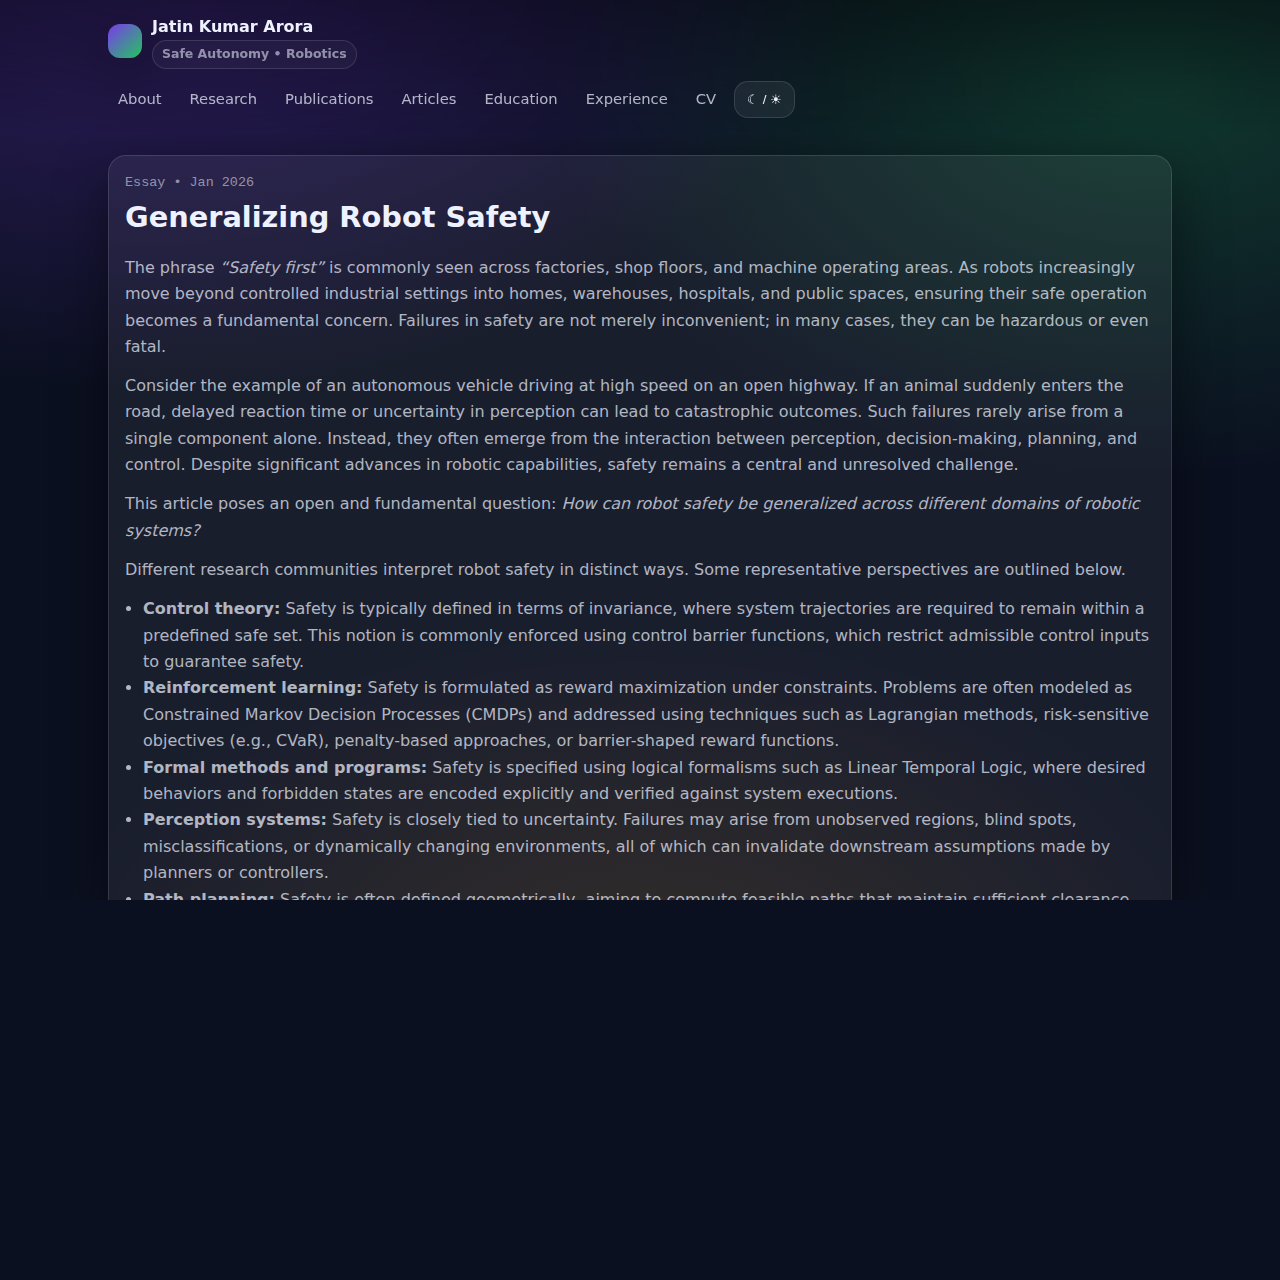
<file: articles/generalizing-safety.html>
<!doctype html>
<html lang="en">
<head>
  <meta charset="utf-8"/>
  <meta name="viewport" content="width=device-width,initial-scale=1"/>
  <title>Generalizing Robot Safety — Jatin Kumar Arora</title>
  <link rel="stylesheet" href="../assets/style.css"/>
  <script defer src="../assets/main.js"></script>
</head>
<body>
  <div class="nav"><div class="nav-inner">
    <a class="brand" href="../index.html">
      <div class="logo"></div>
      <div>
        <div>Jatin Kumar Arora</div>
        <div class="sub">Safe Autonomy • Robotics</div>
      </div>
    </a>
    <div class="menu">
      <a href="../about.html">About</a>
      <a href="../research.html">Research</a>
      <a href="../publications.html">Publications</a>
      <a href="../articles.html">Articles</a>
      <a href="../education.html">Education</a>
      <a href="../experience.html">Experience</a>
      <a href="../cv.html">CV</a>
      <button class="btn" onclick="toggleTheme()">☾ / ☀</button>
    </div>
  </div></div>

  <div class="container">
    <div class="card article">
      <div class="meta">Essay • Jan 2026</div>
      <h1 class="article-title">Generalizing Robot Safety</h1>

      <p class="muted">
        The phrase <em>“Safety first”</em> is commonly seen across factories, shop floors, and machine operating areas.
        As robots increasingly move beyond controlled industrial settings into homes, warehouses, hospitals, and public spaces,
        ensuring their safe operation becomes a fundamental concern.
        Failures in safety are not merely inconvenient; in many cases, they can be hazardous or even fatal.
      </p>

      <p class="muted">
        Consider the example of an autonomous vehicle driving at high speed on an open highway.
        If an animal suddenly enters the road, delayed reaction time or uncertainty in perception can lead to catastrophic outcomes.
        Such failures rarely arise from a single component alone.
        Instead, they often emerge from the interaction between perception, decision-making, planning, and control.
        Despite significant advances in robotic capabilities, safety remains a central and unresolved challenge.
      </p>

      <p class="muted">
        This article poses an open and fundamental question:
        <em>How can robot safety be generalized across different domains of robotic systems?</em>
      </p>

      <p class="muted">
        Different research communities interpret robot safety in distinct ways.
        Some representative perspectives are outlined below.
      </p>

      <ul class="list">
        <li>
          <strong>Control theory:</strong>
          Safety is typically defined in terms of invariance, where system trajectories are required to remain within a predefined safe set.
          This notion is commonly enforced using control barrier functions, which restrict admissible control inputs to guarantee safety.
        </li>

        <li>
          <strong>Reinforcement learning:</strong>
          Safety is formulated as reward maximization under constraints.
          Problems are often modeled as Constrained Markov Decision Processes (CMDPs) and addressed using techniques such as
          Lagrangian methods, risk-sensitive objectives (e.g., CVaR), penalty-based approaches, or barrier-shaped reward functions.
        </li>

        <li>
          <strong>Formal methods and programs:</strong>
          Safety is specified using logical formalisms such as Linear Temporal Logic,
          where desired behaviors and forbidden states are encoded explicitly and verified against system executions.
        </li>

        <li>
          <strong>Perception systems:</strong>
          Safety is closely tied to uncertainty.
          Failures may arise from unobserved regions, blind spots, misclassifications, or dynamically changing environments,
          all of which can invalidate downstream assumptions made by planners or controllers.
        </li>

        <li>
          <strong>Path planning:</strong>
          Safety is often defined geometrically, aiming to compute feasible paths that maintain sufficient clearance from obstacles.
          Common strategies include obstacle inflation, conservative heuristics, and geometric safety margins.
        </li>
      </ul>

      <p class="muted">
        Each of these domains provides a well-defined notion of safety within its own scope.
        However, robotic systems are composed of multiple such modules operating simultaneously.
        A key challenge arises when these independently defined notions of safety must interact within a single system.
      </p>

      <p class="muted">
        This leads to a fundamental question:
        if safety is guaranteed at the level of individual components,
        how can we ensure that safety is preserved when these components operate together in a closed-loop robotic system?
      </p>
    </div>

    <div class="footer">
      <div>© <span id="y"></span> Jatin Kumar Arora</div>
      <div class="muted2"><a href="../articles.html">Back to Articles</a></div>
    </div>
  </div>

  <script>
    document.getElementById("y").textContent = new Date().getFullYear();
  </script>
</body>
</html>
</file>
<file: assets/style.css>
:root{
  --bg:#0b1020; --text:#eef2ff;
  --muted:rgba(238,242,255,.72); --muted2:rgba(238,242,255,.55);
  --card:rgba(255,255,255,.06); --card2:rgba(255,255,255,.085);
  --border:rgba(255,255,255,.12);
  --shadow:0 18px 55px rgba(0,0,0,.45);
  --radius:18px; --max:1100px;
  --accent:#7c3aed; --accent2:#22c55e;
  --sans:ui-sans-serif,system-ui,-apple-system,Segoe UI,Roboto,Helvetica,Arial;
  --mono:ui-monospace,SFMono-Regular,Menlo,Monaco,Consolas,"Liberation Mono","Courier New",monospace;
}
[data-theme="light"]{
  --bg:#f7f8fc; --text:#0b1220;
  --muted:rgba(11,18,32,.70); --muted2:rgba(11,18,32,.55);
  --card:rgba(0,0,0,.05); --card2:rgba(0,0,0,.07);
  --border:rgba(0,0,0,.12);
  --shadow:0 16px 40px rgba(20,20,40,.10);
}
*{box-sizing:border-box}
html,body{height:100%}
body{
  margin:0; font-family:var(--sans); color:var(--text); line-height:1.65;
  background:
    radial-gradient(1200px 800px at 12% -10%, rgba(124,58,237,.35), transparent 60%),
    radial-gradient(1100px 700px at 90% 10%, rgba(34,197,94,.22), transparent 55%),
    radial-gradient(1000px 600px at 50% 110%, rgba(245,158,11,.12), transparent 60%),
    var(--bg);
}
a{color:inherit;text-decoration:none}
a:hover{opacity:.92}
.container{max-width:var(--max); margin:0 auto; padding:22px 18px 70px}
hr{border:none;border-top:1px solid var(--border); margin:1.6rem 0}
p{margin:.8rem 0}
small{color:var(--muted)}
kbd,code,pre{font-family:var(--mono)}
.badge{
  display:inline-flex; gap:.45rem; align-items:center;
  font-size:.82rem; color:var(--muted);
  border:1px solid var(--border); background:rgba(255,255,255,.03);
  padding:6px 10px; border-radius:999px;
}
.nav{
  position:sticky; top:0; z-index:50;
  backdrop-filter: blur(12px); -webkit-backdrop-filter: blur(12px);
  background: linear-gradient(to bottom, rgba(0,0,0,.35), rgba(0,0,0,0));
}
[data-theme="light"] .nav{
  background: linear-gradient(to bottom, rgba(255,255,255,.85), rgba(255,255,255,0));
}
.nav-inner{
  max-width:var(--max); margin:0 auto; padding:14px 18px;
  display:flex; align-items:center; justify-content:space-between; gap:12px;
}
.brand{display:flex; align-items:center; gap:10px; font-weight:780}
.logo{
  width:34px;height:34px;border-radius:12px;
  background:linear-gradient(135deg,var(--accent),var(--accent2));
  box-shadow:var(--shadow);
}
.brand .sub{
  font-weight:600;font-size:.78rem;color:var(--muted2);
  padding:3px 9px;border:1px solid var(--border);
  border-radius:999px;background:rgba(255,255,255,.03);
}
.menu{display:flex; gap:10px; flex-wrap:wrap; justify-content:flex-end; align-items:center}
.menu a{
  font-size:.92rem; color:var(--muted);
  padding:8px 10px; border-radius:12px;
}
.menu a.active{
  color:var(--text);
  background:var(--card);
  border:1px solid var(--border);
}
.btn{
  display:inline-flex; align-items:center; gap:.55rem;
  padding:10px 12px; border-radius:14px;
  border:1px solid var(--border);
  background:var(--card);
  color:var(--text);
}
.btn:hover{background:var(--card2)}
.grid{
  display:grid;
  grid-template-columns: 1.3fr .9fr;
  gap:18px;
}
@media (max-width: 900px){ .grid{grid-template-columns:1fr} }
.card{
  border:1px solid var(--border);
  background:var(--card);
  border-radius:var(--radius);
  padding:16px;
  box-shadow:var(--shadow);
}
.h1{font-size:2.2rem; margin:0 0 .4rem 0; letter-spacing:-.02em}
.h2{font-size:1.35rem; margin:0 0 .6rem 0}
.muted{color:var(--muted)}
.list{margin:.6rem 0 0 0; padding-left:18px; color:var(--muted)}
.kv{display:flex; gap:10px; flex-wrap:wrap; margin-top:12px}
.kv a{color:var(--text)}
.footer{
  margin-top:40px; padding-top:18px;
  border-top:1px solid var(--border);
  display:flex; gap:12px; flex-wrap:wrap;
  justify-content:space-between; color:var(--muted2);
  font-size:.92rem;
}
.meta{
  font-family:var(--mono);
  color:var(--muted2);
  font-size:.84rem;
}
.article-title{margin:0 0 6px 0; font-size:1.8rem}
.article p{color:var(--muted)}
.article h2{margin-top:1.35rem}
.callout{
  border:1px solid var(--border);
  background:rgba(34,197,94,.10);
  padding:12px 14px; border-radius:14px;
}

.pub {
  display: flex;
  gap: 18px;
  margin: 18px 0;
  align-items: flex-start;
}

.pub img {
  width: 140px;
  height: auto;
  border-radius: 8px;
  border: 1px solid var(--border);
  background: #fff;
}

.pub-content {
  flex: 1;
}

.pub-title {
  font-weight: 750;
  margin-bottom: 4px;
}
/* =========================
   HERO HOMEPAGE (index)
   ========================= */

.hero-grid{
  display:grid;
  grid-template-columns: 1.35fr 0.65fr;
  gap: 18px;
}

@media (max-width: 900px){
  .hero-grid{ grid-template-columns: 1fr; }
}

.hero{
  position: relative;
  overflow: hidden;
}

.hero::before{
  content:"";
  position:absolute;
  inset:-200px -200px auto auto;
  width: 520px;
  height: 520px;
  background: radial-gradient(circle at 30% 30%, rgba(120,140,255,0.25), rgba(120,140,255,0.0) 60%);
  filter: blur(2px);
  pointer-events:none;
}

.hero-top{
  display:flex;
  align-items:flex-start;
  justify-content:space-between;
  gap:12px;
}

.pill-row{
  display:flex;
  flex-wrap:wrap;
  gap:8px;
  justify-content:flex-end;
}

.pill{
  font-size: 12px;
  padding: 6px 10px;
  border-radius: 999px;
  border: 1px solid var(--border);
  background: color-mix(in oklab, var(--card) 85%, transparent);
  color: var(--muted);
}

.hero-main{
  display:grid;
  grid-template-columns: 1fr 220px;
  gap: 18px;
  margin-top: 10px;
}

@media (max-width: 900px){
  .hero-main{ grid-template-columns: 1fr; }
}

.hero-text .h1{
  margin-top: 10px;
  letter-spacing: -0.02em;
  line-height: 1.1;
}

.hero-actions{
  margin-top: 14px;
  display:flex;
  flex-wrap:wrap;
  gap:10px;
}

.btn.primary{
  border-color: transparent;
  background: linear-gradient(135deg, rgba(120,140,255,0.95), rgba(120,140,255,0.55));
  color: white;
  box-shadow: 0 10px 26px rgba(120,140,255,0.25);
}

.btn.primary:hover{
  transform: translateY(-1px);
  filter: brightness(1.02);
}

.hero-photo{
  display:flex;
  flex-direction:column;
  align-items:center;
  justify-content:flex-start;
  gap: 12px;
}

.avatar{
  width: 190px;
  height: 190px;
  border-radius: 999px;
  object-fit: cover;
  border: 1px solid var(--border);
  box-shadow: 0 18px 45px rgba(0,0,0,0.18);
  background: var(--card);
}

.avatar-ring{
  position: relative;
}

.avatar-ring::after{
  content:"";
  position:absolute;
  inset:-10px;
  border-radius: 999px;
  background: radial-gradient(circle at 30% 20%, rgba(120,140,255,0.35), rgba(120,140,255,0.0) 65%);
  z-index:-1;
  filter: blur(1px);
}

.quick-stats{
  width: 100%;
  display:grid;
  gap: 10px;
}

.stat{
  padding: 12px 12px;
  border: 1px solid var(--border);
  border-radius: 14px;
  background: color-mix(in oklab, var(--card) 92%, transparent);
}

.stat .k{
  font-size: 12px;
  color: var(--muted);
  margin-bottom: 4px;
}

.stat .v{
  font-weight: 720;
}

.social-row{
  margin-top: 14px;
  display:flex;
  gap:10px;
  align-items:center;
}

.icon-btn{
  width: 40px;
  height: 40px;
  border-radius: 12px;
  display:flex;
  align-items:center;
  justify-content:center;
  border: 1px solid var(--border);
  background: var(--card);
  color: var(--text);
  text-decoration:none;
  transition: transform .15s ease, box-shadow .15s ease, border-color .15s ease;
}

.icon-btn:hover{
  transform: translateY(-2px);
  box-shadow: 0 12px 28px rgba(0,0,0,0.18);
  border-color: color-mix(in oklab, var(--border) 55%, rgba(120,140,255,0.5));
}

/* =========================
   MOBILE FIX PACK (paste at end)
   ========================= */

/* 1) Prevent horizontal scrolling from wide grids / long text */
html, body { overflow-x: hidden; }
.container { width: 100%; }

/* Make grid children actually shrink instead of forcing overflow */
.grid, .hero-grid, .hero-main { min-width: 0; }
.card, .hero, .hero-text, .hero-photo, .pub-content { min-width: 0; }
.h1, .h2, p, li { overflow-wrap: anywhere; }

/* 2) NAV: wrap nicely on small screens */
.nav-inner{
  flex-wrap: wrap;
  gap: 10px;
}
.brand{ min-width: 220px; }
.menu{
  width: 100%;
  justify-content: flex-start;
  gap: 8px;
}
.menu a{
  padding: 8px 10px;
  border-radius: 10px;
}

/* 3) HERO: improve responsiveness + spacing */
.hero-grid{
  grid-template-columns: 1.35fr 0.65fr;
  align-items: start;
}
.hero-main{
  grid-template-columns: 1fr 220px;
  align-items: start;
}
.hero-top{
  flex-wrap: wrap;
  align-items: flex-start;
}
.pill-row{
  width: 100%;
  justify-content: flex-start; /* pills don't squeeze to the right on mobile */
}

/* 4) Safer fallback for color-mix() (mobile browsers can be weird) */
.pill,
.stat{
  background: var(--card); /* fallback */
}
@supports (background: color-mix(in oklab, #000 50%, transparent)){
  .pill{
    background: color-mix(in oklab, var(--card) 85%, transparent);
  }
  .stat{
    background: color-mix(in oklab, var(--card) 92%, transparent);
  }
}

/* =========================
   Small screens
   ========================= */
@media (max-width: 900px){

  .container{
    padding: 18px 14px 60px;
  }

  .grid{ grid-template-columns: 1fr; }
  .hero-grid{ grid-template-columns: 1fr; }
  .hero-main{ grid-template-columns: 1fr; }

  .hero{
    padding: 16px;
  }

  /* Heading scale */
  .h1{ font-size: 1.75rem; }
  .article-title{ font-size: 1.55rem; }

  /* Make buttons wrap and fill more naturally */
  .hero-actions{
    gap: 10px;
  }
  .btn{
    width: auto;
    max-width: 100%;
  }

  /* Avatar: center + smaller */
  .hero-photo{
    align-items: center;
  }
  .avatar{
    width: 140px;
    height: 140px;
  }
  .quick-stats{
    max-width: 520px;  /* prevents full-bleed huge blocks */
    width: 100%;
  }

  /* Pills: avoid cramming */
  .pill{
    font-size: 12px;
    padding: 6px 10px;
  }

  /* Publications block: stack image on top */
  .pub{
    flex-direction: column;
    gap: 12px;
  }
  .pub img{
    width: 100%;
    max-width: 320px;
  }
}

/* =========================
   Very small screens (phones)
   ========================= */
@media (max-width: 420px){

  .nav-inner{ padding: 12px 14px; }
  .menu a{ font-size: .9rem; }

  .h1{ font-size: 1.55rem; line-height: 1.15; }

  .btn{
    width: 100%;
    justify-content: center;
  }

  .icon-btn{
    width: 42px;
    height: 42px;
  }
}
</file>
